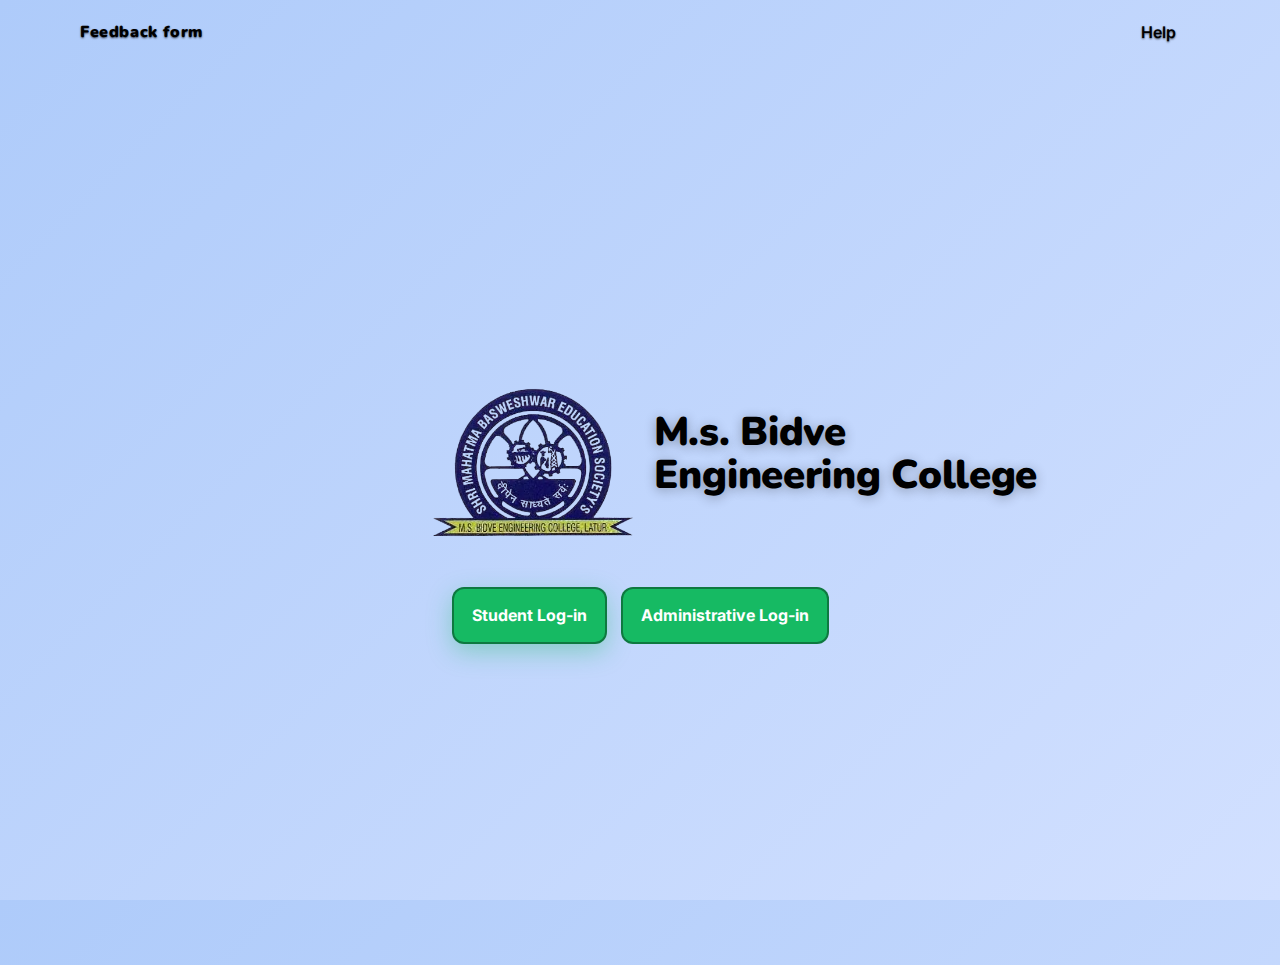
<file: index.html>
<!DOCTYPE html>
<html lang="en">

<head>
    <meta charset="utf-8" />
    <meta name="viewport" content="width=device-width, initial-scale=1" />
    <title>Happy Tools — Tools for teams with work to do</title>
    <link rel="preconnect" href="https://fonts.googleapis.com">
    <link rel="preconnect" href="https://fonts.gstatic.com" crossorigin>
    <link href="https://fonts.googleapis.com/css2?family=Inter:wght@400;600;800&family=Nunito:wght@800;900&display=swap"
        rel="stylesheet">
    <link rel="stylesheet" href="style.css" />
</head>

<body>
    <header class="site-header">
        <div class="container header-inner">
            <a class="form" href="#">
                <span class="text">Feedback form</span>
            </a>
            <nav class="nav">
                <ul id="menu" class="nav-list">
                    <li><a href="#">Help</a></li>
                </ul>
            </nav>
        </div>
    </header>
    <main>
        <section class="hero">
            <div class="container hero-inner">
                <h1 class="hero-title">
                    <img src="clg_logo.png" alt="Logo"><br />
                    M.s. Bidve<br />
                    Engineering College
                </h1>
                <div class="cta">
                    <a class="btn btn-primary" href="student.html">Student Log-in</a>
                    <a class="btn btn-secondary" href="administrative.html">Administrative Log-in</a>
                </div>
            </div>
        </section>
    </main>
</body>

</html>
</file>
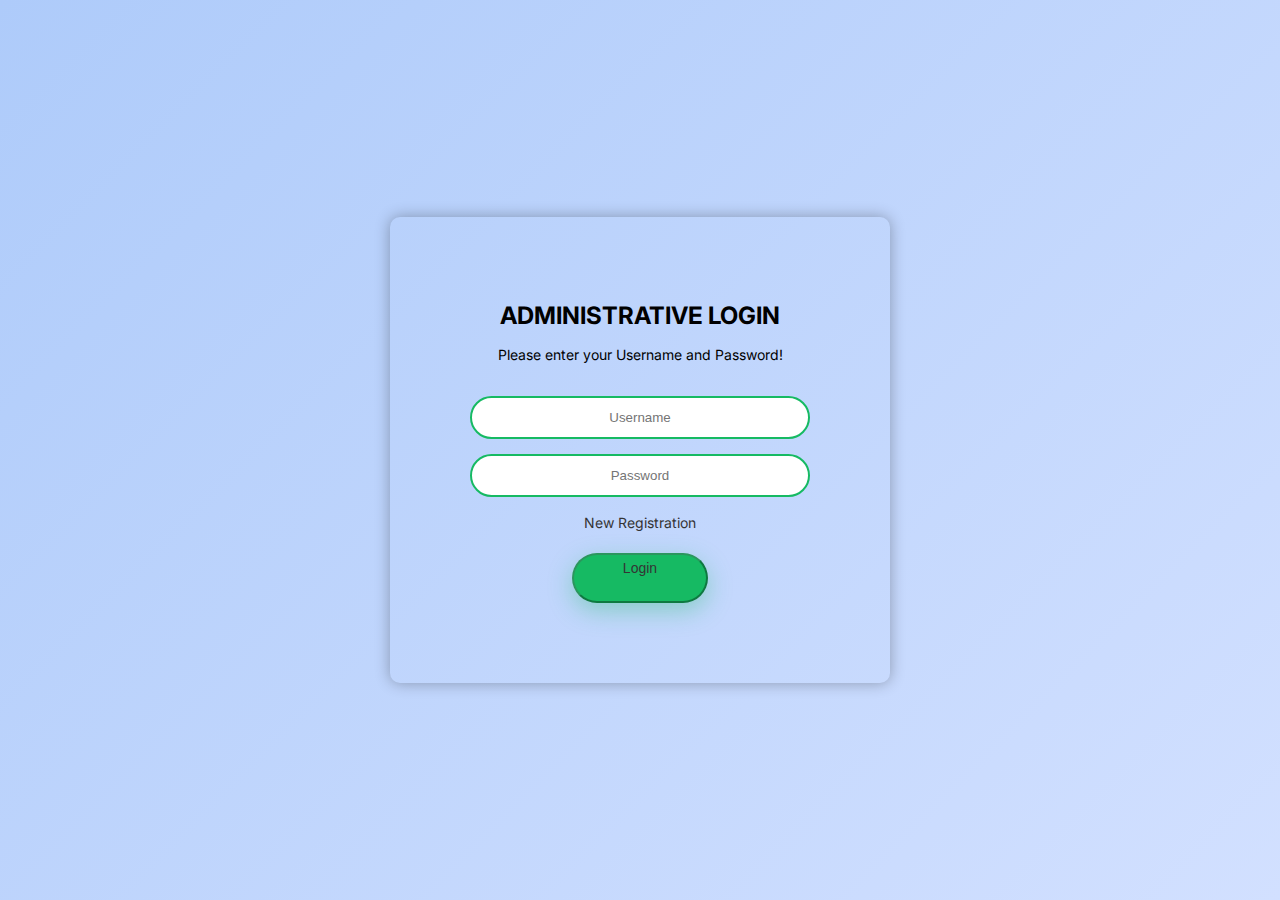
<file: administrative.html>
<!DOCTYPE html>
<html lang="en">

<head>
  <meta charset="UTF-8">
  <meta name="viewport" content="width=device-width, initial-scale=1.0">
  <title>Login Page</title>
  <link rel="preconnect" href="https://fonts.googleapis.com">
  <link rel="preconnect" href="https://fonts.gstatic.com" crossorigin>
  <link href="https://fonts.googleapis.com/css2?family=Inter:wght@400;600;800&family=Nunito:wght@800;900&display=swap"
    rel="stylesheet">
  <link rel="stylesheet" href="administrative.css">

</head>

<body>

  <div class="login-container">
    <h2>ADMINISTRATIVE LOGIN</h2>
    <p id="instruction">Please enter your Username and Password!</p>

    <input class="inp" type="text" placeholder="Username">
    <input class="inp" type="password" placeholder="Password">

    <a href="#">New Registration</a>
    <button class="cta"><a href="Teachers_result.html">Login</a></button>


  </div>

  <script src="administrative.js"></script>
</body>

</html>
</file>
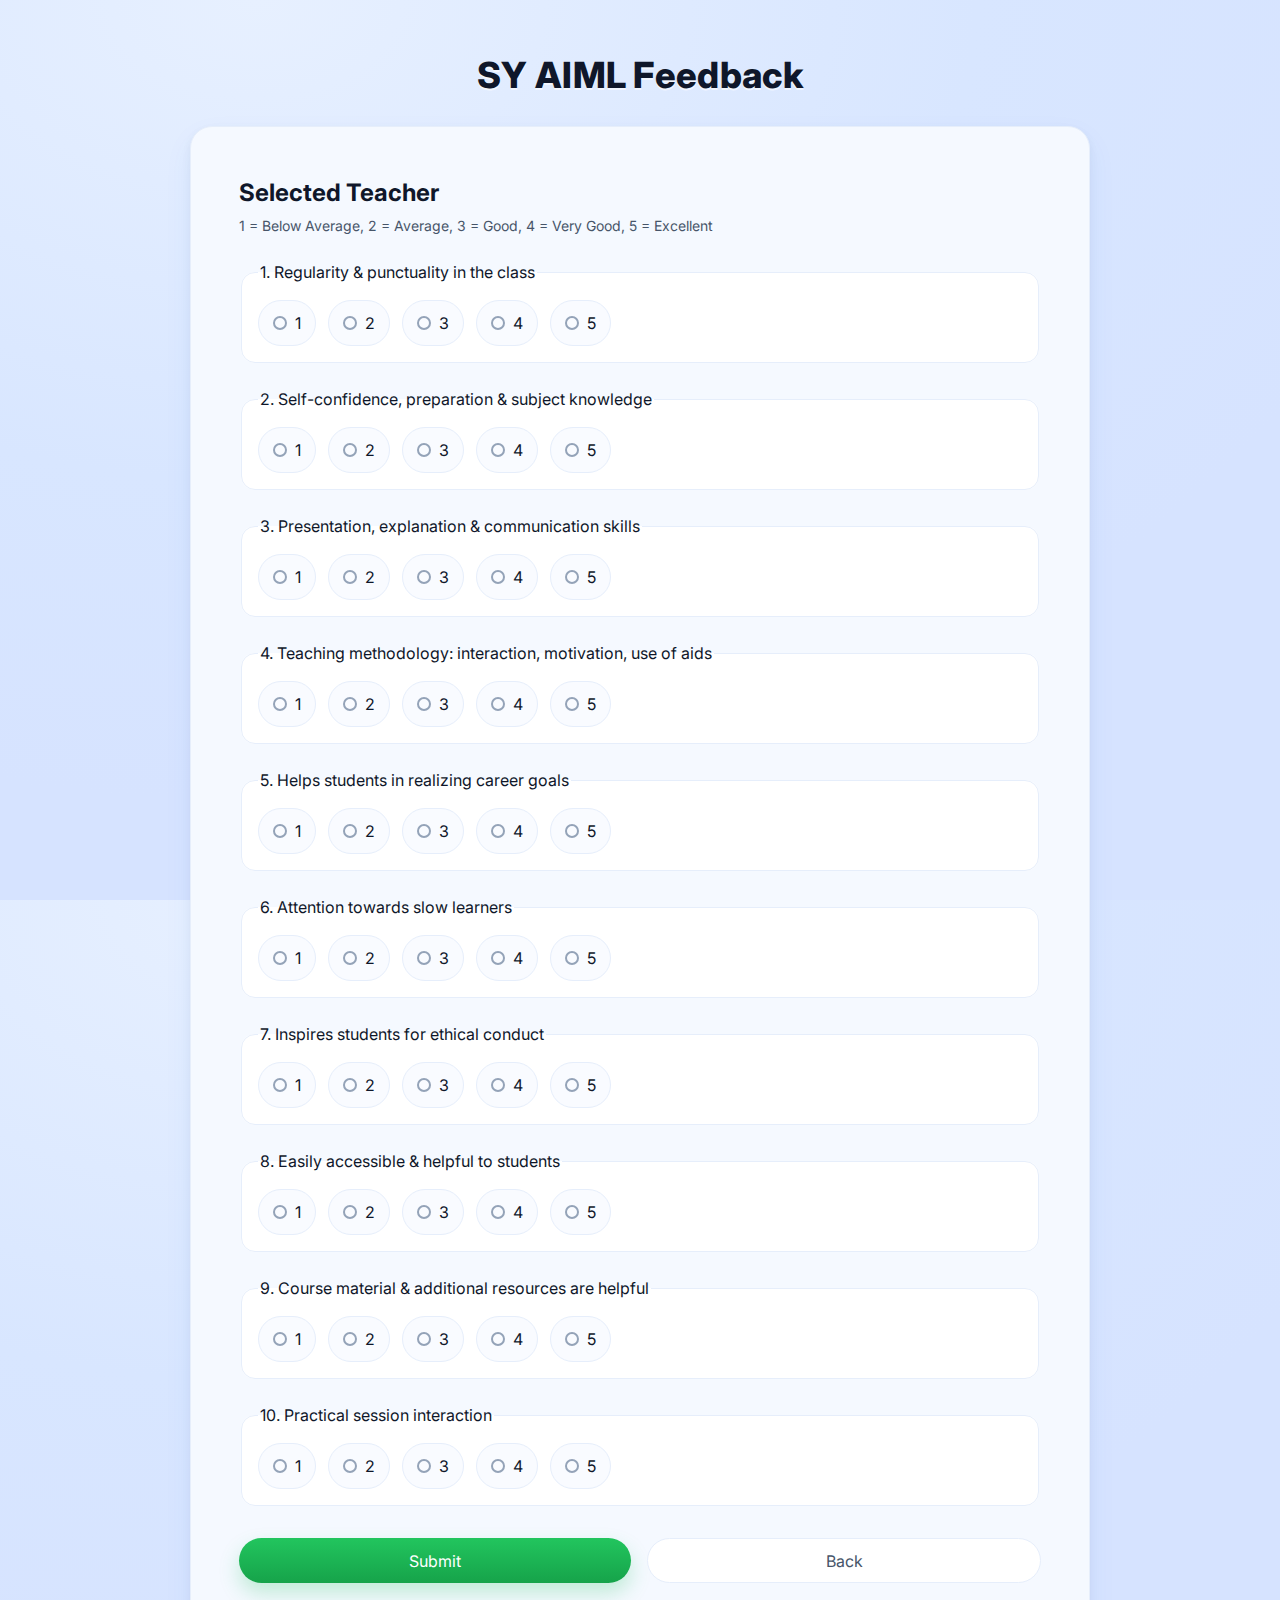
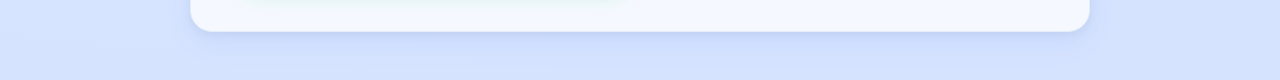
<file: feedback_ques.html>
<!doctype html>
<html lang="en">

<head>
    <meta charset="utf-8" />
    <meta name="viewport" content="width=device-width, initial-scale=1" />
    <title>Teacher Feedback</title>
    <link rel="preconnect" href="https://fonts.googleapis.com">
    <link rel="preconnect" href="https://fonts.gstatic.com" crossorigin>
    <link href="https://fonts.googleapis.com/css2?family=Inter:wght@400;500;600;700&display=swap" rel="stylesheet">
    <link rel="stylesheet" href="feedback_ques.css" />
</head>

<body>
    <header class="site-header">
        <div class="container">
            <h1 class="brand">SY AIML Feedback</h1>
        </div>
    </header>

    <main class="site-main">
        <div class="container">
            <section class="card" aria-labelledby="page-title">
                <header class="card__header">
                    <h2 id="page-title" class="card__title">
                        <span id="teacherName">Selected Teacher</span>
                    </h2>
                    <p class="card__subtitle">
                        1 = Below Average, 2 = Average, 3 = Good, 4 = Very Good, 5 = Excellent
                    </p>
                </header>

                <form id="ratings_form" novalidate>
                    <!-- Reusable question row: 10 items -->
                    <fieldset class="question">
                        <legend class="question-text">1. Regularity &amp; punctuality in the class</legend>
                        <div class="ratings" role="radiogroup" aria-label="Regularity and punctuality">
                            <label><input type="radio" name="q1" value="1"><span>1</span></label>
                            <label><input type="radio" name="q1" value="2"><span>2</span></label>
                            <label><input type="radio" name="q1" value="3"><span>3</span></label>
                            <label><input type="radio" name="q1" value="4"><span>4</span></label>
                            <label><input type="radio" name="q1" value="5"><span>5</span></label>
                        </div>
                    </fieldset>

                    <fieldset class="question">
                        <legend class="question-text">2. Self-confidence, preparation &amp; subject knowledge</legend>
                        <div class="ratings" role="radiogroup" aria-label="Preparation and knowledge">
                            <label><input type="radio" name="q2" value="1"><span>1</span></label>
                            <label><input type="radio" name="q2" value="2"><span>2</span></label>
                            <label><input type="radio" name="q2" value="3"><span>3</span></label>
                            <label><input type="radio" name="q2" value="4"><span>4</span></label>
                            <label><input type="radio" name="q2" value="5"><span>5</span></label>
                        </div>
                    </fieldset>

                    <fieldset class="question">
                        <legend class="question-text">3. Presentation, explanation &amp; communication skills</legend>
                        <div class="ratings" role="radiogroup" aria-label="Presentation and communication">
                            <label><input type="radio" name="q3" value="1"><span>1</span></label>
                            <label><input type="radio" name="q3" value="2"><span>2</span></label>
                            <label><input type="radio" name="q3" value="3"><span>3</span></label>
                            <label><input type="radio" name="q3" value="4"><span>4</span></label>
                            <label><input type="radio" name="q3" value="5"><span>5</span></label>
                        </div>
                    </fieldset>

                    <fieldset class="question">
                        <legend class="question-text">4. Teaching methodology: interaction, motivation, use of aids
                        </legend>
                        <div class="ratings" role="radiogroup" aria-label="Teaching methodology">
                            <label><input type="radio" name="q4" value="1"><span>1</span></label>
                            <label><input type="radio" name="q4" value="2"><span>2</span></label>
                            <label><input type="radio" name="q4" value="3"><span>3</span></label>
                            <label><input type="radio" name="q4" value="4"><span>4</span></label>
                            <label><input type="radio" name="q4" value="5"><span>5</span></label>
                        </div>
                    </fieldset>

                    <fieldset class="question">
                        <legend class="question-text">5. Helps students in realizing career goals</legend>
                        <div class="ratings" role="radiogroup" aria-label="Career guidance">
                            <label><input type="radio" name="q5" value="1"><span>1</span></label>
                            <label><input type="radio" name="q5" value="2"><span>2</span></label>
                            <label><input type="radio" name="q5" value="3"><span>3</span></label>
                            <label><input type="radio" name="q5" value="4"><span>4</span></label>
                            <label><input type="radio" name="q5" value="5"><span>5</span></label>
                        </div>
                    </fieldset>

                    <fieldset class="question">
                        <legend class="question-text">6. Attention towards slow learners</legend>
                        <div class="ratings" role="radiogroup" aria-label="Support for slow learners">
                            <label><input type="radio" name="q6" value="1"><span>1</span></label>
                            <label><input type="radio" name="q6" value="2"><span>2</span></label>
                            <label><input type="radio" name="q6" value="3"><span>3</span></label>
                            <label><input type="radio" name="q6" value="4"><span>4</span></label>
                            <label><input type="radio" name="q6" value="5"><span>5</span></label>
                        </div>
                    </fieldset>

                    <fieldset class="question">
                        <legend class="question-text">7. Inspires students for ethical conduct</legend>
                        <div class="ratings" role="radiogroup" aria-label="Ethical conduct">
                            <label><input type="radio" name="q7" value="1"><span>1</span></label>
                            <label><input type="radio" name="q7" value="2"><span>2</span></label>
                            <label><input type="radio" name="q7" value="3"><span>3</span></label>
                            <label><input type="radio" name="q7" value="4"><span>4</span></label>
                            <label><input type="radio" name="q7" value="5"><span>5</span></label>
                        </div>
                    </fieldset>

                    <fieldset class="question">
                        <legend class="question-text">8. Easily accessible &amp; helpful to students</legend>
                        <div class="ratings" role="radiogroup" aria-label="Accessibility and helpfulness">
                            <label><input type="radio" name="q8" value="1"><span>1</span></label>
                            <label><input type="radio" name="q8" value="2"><span>2</span></label>
                            <label><input type="radio" name="q8" value="3"><span>3</span></label>
                            <label><input type="radio" name="q8" value="4"><span>4</span></label>
                            <label><input type="radio" name="q8" value="5"><span>5</span></label>
                        </div>
                    </fieldset>

                    <fieldset class="question">
                        <legend class="question-text">9. Course material &amp; additional resources are helpful</legend>
                        <div class="ratings" role="radiogroup" aria-label="Course materials helpfulness">
                            <label><input type="radio" name="q9" value="1"><span>1</span></label>
                            <label><input type="radio" name="q9" value="2"><span>2</span></label>
                            <label><input type="radio" name="q9" value="3"><span>3</span></label>
                            <label><input type="radio" name="q9" value="4"><span>4</span></label>
                            <label><input type="radio" name="q9" value="5"><span>5</span></label>
                        </div>
                    </fieldset>

                    <fieldset class="question">
                        <legend class="question-text">10. Practical session interaction</legend>
                        <div class="ratings" role="radiogroup" aria-label="Practical session interaction">
                            <label><input type="radio" name="q10" value="1"><span>1</span></label>
                            <label><input type="radio" name="q10" value="2"><span>2</span></label>
                            <label><input type="radio" name="q10" value="3"><span>3</span></label>
                            <label><input type="radio" name="q10" value="4"><span>4</span></label>
                            <label><input type="radio" name="q10" value="5"><span>5</span></label>
                        </div>
                    </fieldset>

                    <div class="form-actions">
                        <button type="submit" id="submit-btn" class="btn btn-primary cta">Submit</button>
                        <button type="button" id="cancel-btn" class="btn btn-ghost cta"><a
                                href="select_teacher.html">Back</a></button>
                    </div>
                </form>
            </section>
        </div>
    </main>

    <script src="feedback_ques.js"></script>
</body>

</html>
</file>
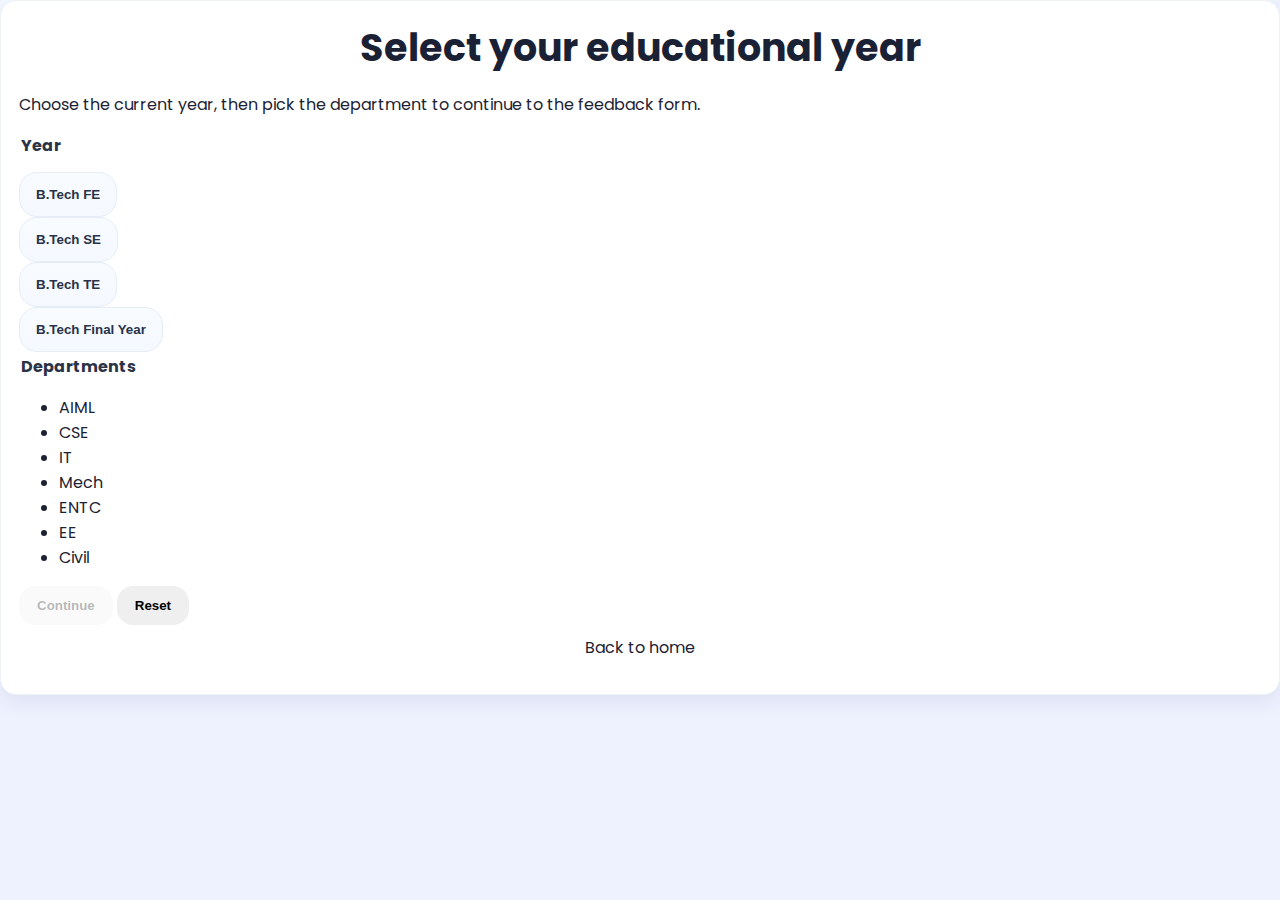
<file: select.html>
<!DOCTYPE html>
<html lang="en">
<head>
  <meta charset="UTF-8" />
  <meta name="viewport" content="width=device-width, initial-scale=1" />
  <title>Select Year & Branch</title>
  <link rel="preconnect" href="https://fonts.googleapis.com">
  <link rel="preconnect" href="https://fonts.gstatic.com" crossorigin>
  <link href="https://fonts.googleapis.com/css2?family=Poppins:wght@400;600;700&display=swap" rel="stylesheet">
  <link rel="stylesheet" href="select.css" />
</head>
<body>
  <main class="card" role="main" aria-label="Select educational year">
    <h1 class="title">Select your educational year</h1>
    <p class="subtitle">Choose the current year, then pick the department to continue to the feedback form.</p>

    <section class="row">
      <div class="panel" aria-labelledby="year-head">
        <h3 id="year-head">Year</h3>
        <div class="year-grid cta">
          <button class="pill is-primary" data-year="FE">B.Tech FE</button>
          <button class="pill" data-year="SE">B.Tech SE</button>
          <button class="pill" data-year="TE">B.Tech TE</button>
          <button class="pill" data-year="BE">B.Tech Final Year</button>
        </div>
      </div>

      <div class="panel" aria-labelledby="dept-head">
        <h3 id="dept-head">Departments</h3>
        <ul class="dept-list cta" id="deptList">
          <li class="dept-item" data-dept="AIML"><span class="dot"></span><span>AIML</span></li>
          <li class="dept-item" data-dept="CSE"><span class="dot"></span><span>CSE</span></li>
          <li class="dept-item" data-dept="IT"><span class="dot"></span><span>IT</span></li>
          <li class="dept-item" data-dept="MECH"><span class="dot"></span><span>Mech</span></li>
          <li class="dept-item" data-dept="ENTC"><span class="dot"></span><span>ENTC</span></li>
          <li class="dept-item" data-dept="EE"><span class="dot"></span><span>EE</span></li>
          <li class="dept-item" data-dept="CIVIL"><span class="dot"></span><span>Civil</span></li>
        </ul>
      </div>
    </section>

    <div class="footer cta">
      <button class="btn" id="continueBtn" disabled>Continue</button>
      <button class="btn secondary" id="resetBtn">Reset</button>
    </div>
    <p style="text-align:center;margin-top:10px;"><a class="reset" href="index.html">Back to home</a></p>
  </main>

  <script src="select.js"></script>
</body>
</html>
</file>
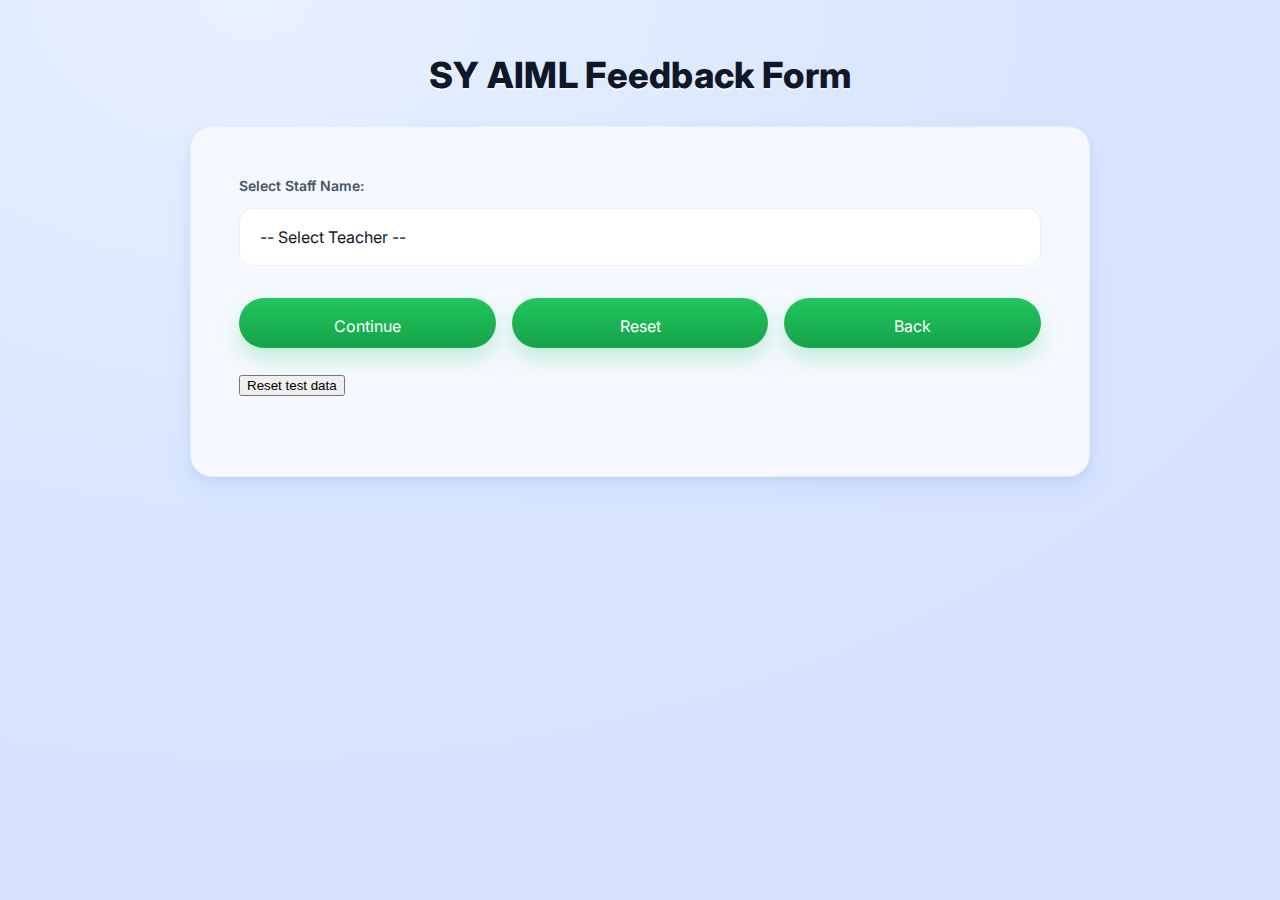
<file: select_teacher.html>
<!DOCTYPE html>
<html lang="en">

<head>
    <meta charset="UTF-8" />
    <meta name="viewport" content="width=device-width, initial-scale=1.0" />
    <link rel="preconnect" href="https://fonts.googleapis.com">
    <link rel="preconnect" href="https://fonts.gstatic.com" crossorigin>
    <link href="https://fonts.googleapis.com/css2?family=Inter:wght@400;600;800&family=Nunito:wght@800;900&display=swap"
        rel="stylesheet">
    <title>SY AIML Feedback Form</title>
    <link rel="stylesheet" href="select_teacher.css" />
</head>

<body>
    <div class="header-left">
        <h1>SY AIML Feedback Form</h1>
    </div>

    <div class="container">
        <label for="teacherSelect">Select Staff Name:</label>
        <select id="teacherSelect" onchange="loadFeedbackForm()">
            <option value="" selected disabled hidden>-- Select Teacher --</option>
            <!-- Add more teachers and files here -->
            <option value="feedback_ques.html">ABC Sir</option>     <!-- Example -->
            <option value="feedback_ques.html">DEF Ma'am</option>   <!-- Example -->
            <option value="feedback_ques.html">GHI Sir</option>     <!-- Example -->
            <option value="feedback_ques.html">JKL Ma'am</option>   <!-- Example -->
        </select>

        <div class="form-actions">
            <button type="submit" class="btn btn-primary cta" id="continueBtn"><a href="feedback_ques.html">Continue</a></button>
            <button type="reset" class="btn btn-sec reset cta" id="resetBtn">Reset</button>
            <button class="btn btn-ter cta" id="backBtn"><a href="select.html">Back</a></button>
            
        </div>
            <br>
<button id="reset-test" type="button" class="cta">Reset test data</button>
        <div id="output"></div>
    </div>

    <script src="select_teacher.js">
    </script>
</body>

</html>
</file>
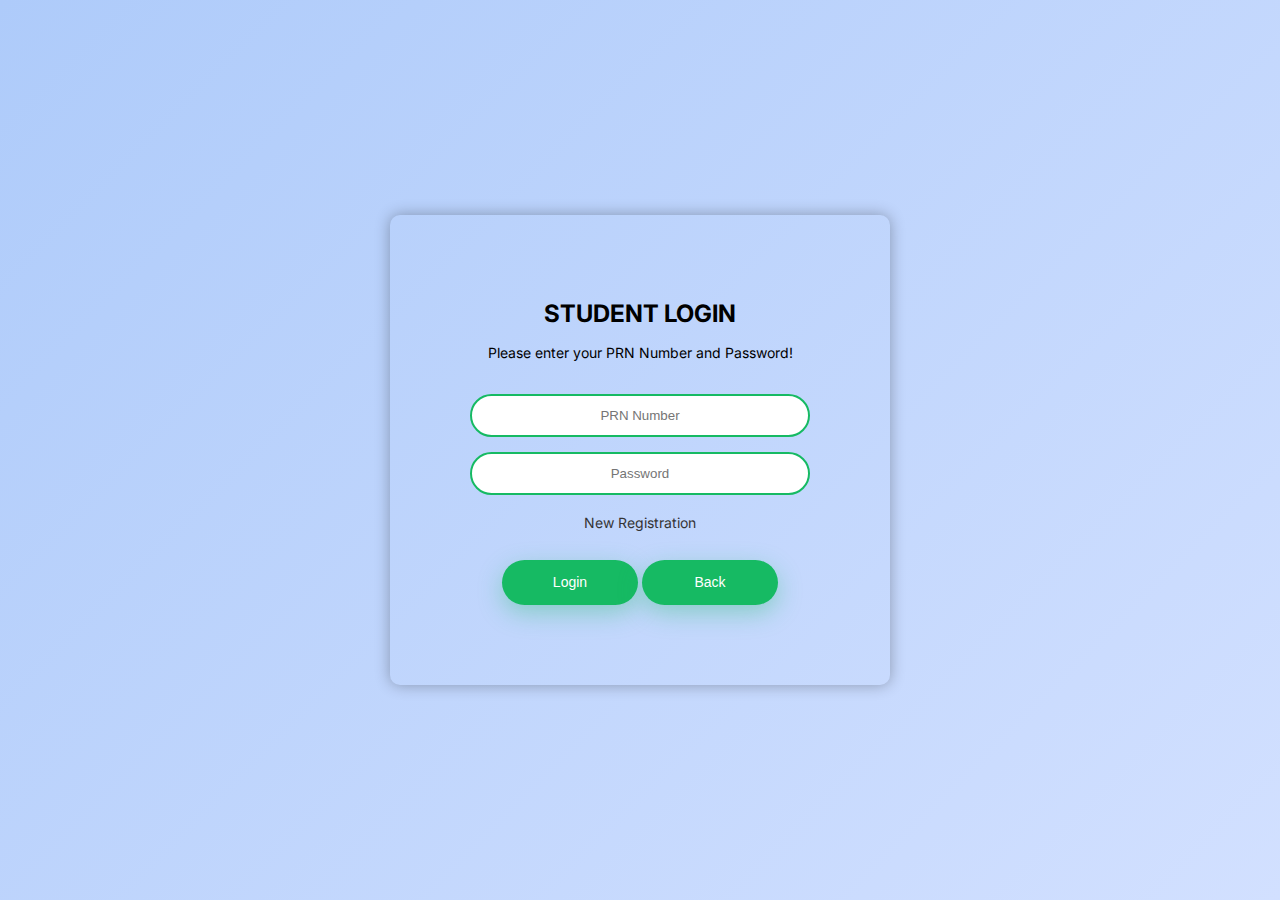
<file: student.html>
<!DOCTYPE html>
<html lang="en">

<head>
  <meta charset="UTF-8">
  <meta name="viewport" content="width=device-width, initial-scale=1.0">
  <title>Login Page</title>
  <link rel="preconnect" href="https://fonts.googleapis.com">
  <link rel="preconnect" href="https://fonts.gstatic.com" crossorigin>
  <link href="https://fonts.googleapis.com/css2?family=Inter:wght@400;600;800&family=Nunito:wght@800;900&display=swap"
    rel="stylesheet">
  <link rel="stylesheet" href="student.css">

</head>

<body>

  <div class="login-container">
    <h2>STUDENT LOGIN</h2>
    <p>Please enter your PRN Number and Password!</p>
    <input class="inp" type="text" placeholder="PRN Number">
    <input class="inp" type="password" placeholder="Password">
    <a id="new-reg" href="#">New Registration</a>
    <br>
    <br>
    <button class="cta"><a href="select.html">Login</a></button>
    <button class="cta"><a href="index.html">Back</a></button>
  </div>

  <script src="student.js"></script>
</body>

</html>
</file>
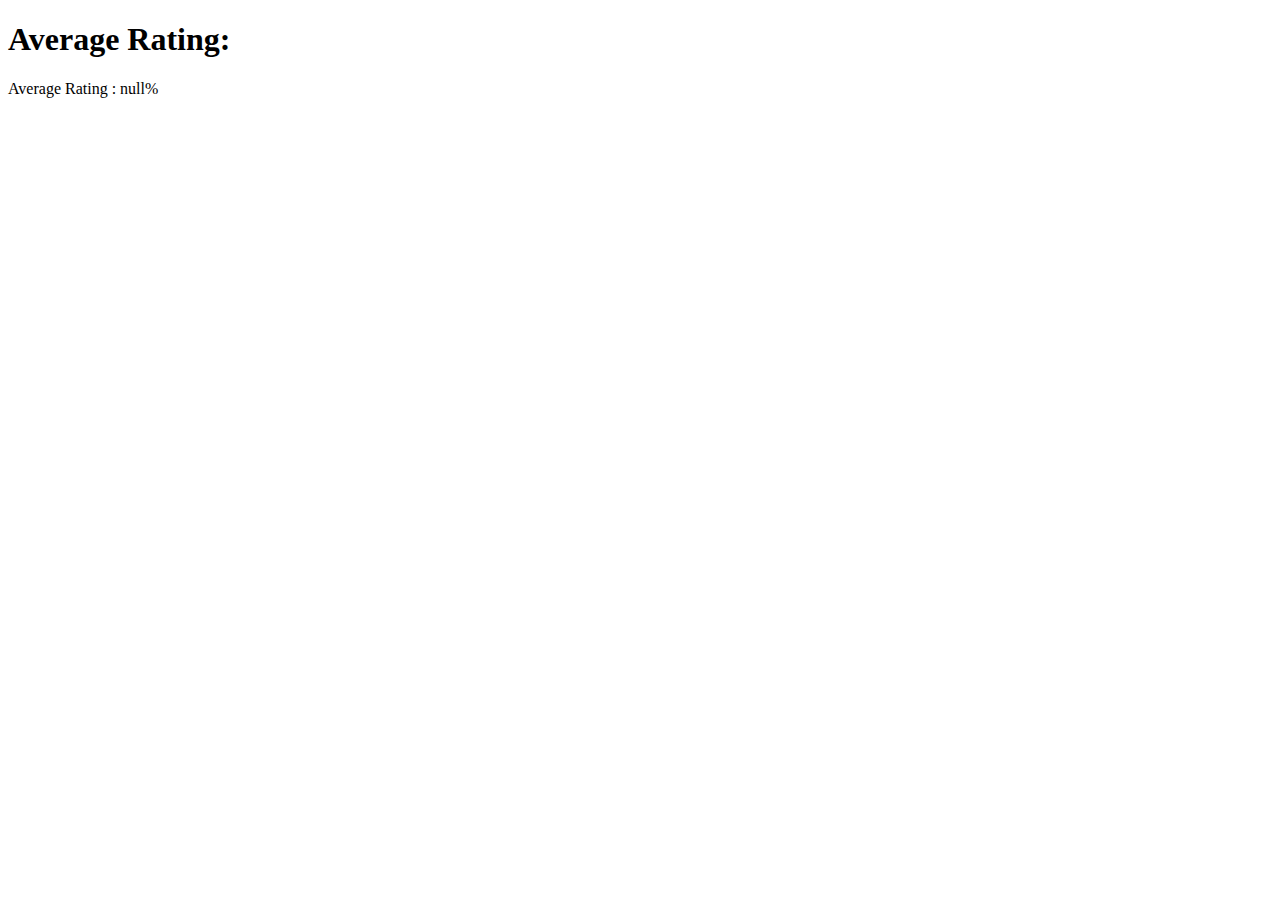
<file: Teachers_result.html>
<!DOCTYPE html>
<html>
<head>
  <title>Result</title>
</head>
<body>
  <h1>Average Rating:</h1>
  <p id="avg-rating"></p>

  <script>
    const avgRating = localStorage.getItem('avgRating');
    document.getElementById('avg-rating').innerHTML = `Average Rating : ${avgRating}%`;
  </script>
</body>
</html>
</file>
<file: style.css>
:root {
  --brand: #16ba63;
}

/* ========= Base ========= */
* { box-sizing: border-box; }

html, body {
  height: 100%;
  /* Sky Breeze Background */
  background: linear-gradient(135deg, #AECBFA, #D2E0FF);
}

body {
  margin: 0;
  font-family: Inter, system-ui, -apple-system, Segoe UI, Roboto, Arial, sans-serif;
  line-height: 1.55;
  -webkit-font-smoothing: antialiased;
  text-rendering: optimizeLegibility;
  color: #000000;
}

.container {
  width: min(1120px, 92vw);
  margin-inline: auto;
}

/* ========= Header ========= */
.site-header {
  position: relative;
  z-index: 2;
  background: transparent;
}

.header-inner {
  display: grid;
  grid-template-columns: auto 1fr auto;
  align-items: center;
  gap: 24px;
  padding: 20px 0;
}

.form {
  display: inline-flex;
  align-items: center;
  gap: 10px;
  text-decoration: none;
  color: #000000;
  font-weight: 700;
  letter-spacing: .6px;
  text-shadow: 0 1px 2px rgba(0, 0, 0, .6);
}

.text {
  font-family: Nunito, Inter, sans-serif;
  font-weight: 900;
}

/* ========= Nav ========= */
.nav { /* container present in HTML */ }

#menu { justify-content: end; }

.nav-list {
  list-style: none;
  display: flex;
  gap: 28px;
  margin: 0;
  padding: 0;
}

.nav-list a {
  text-decoration: none;
  color: #000000;
  font-weight: 600;
  text-shadow: 0 1px 2px rgba(0, 0, 0, .6);
}

.nav-list a:hover { opacity: .85; }

/* ========= Hero ========= */
.hero {
  position: relative;
  padding: 48px 0 84px;
  min-height: 100dvh;
  display: flex;
  align-items: center;
  justify-content: center;
}

.hero-inner {
  position: relative;
  z-index: 1;
  text-align: left;
}

.hero-title {
  width: 100%;
  font-family: Nunito, Inter, sans-serif;
  font-weight: 900;
  /* font-size: clamp(40px, 6vw, 64px); */
  font-size: 40px;
  line-height: 1.06;
  letter-spacing: -.3px;
  margin: 12px 0 18px;
  color: #000000;
  text-shadow: 0 2px 12px rgba(0, 0, 0, .30);
  display: flex;
  justify-content: center;
  align-items: center;
}

img {
  height: 150px;
  margin: 60px 20px 0;
  /* object-fit: cover; */
  flex-shrink: 0;
  flex-wrap: nowrap;
  padding-left: 15%;
}

/* ========= Buttons ========= */
.cta {
  display: flex;
  gap: 14px;
  align-items: center;
  justify-content: center;
  margin: 50px 0 34px;
}

.btn {
  display: inline-flex;
  align-items: center;
  justify-content: center;
  padding: 14px 18px;
  border-radius: 12px;
  text-decoration: none;
  font-weight: 700;
  border: 2px solid transparent;
  transition: transform .06s ease, filter .2s ease, background .2s ease;
}

.btn:active { transform: translateY(1px); }

.btn-primary {
  background: var(--brand);
  border-color: rgba(0, 0, 0, 0.35);
  color: #ffffff;
  box-shadow: 0 8px 24px rgba(22, 186, 99, .35);
  align-items: center;
}

.btn-primary:hover { filter: brightness(.90); }

.btn-secondary {
  background: transparent;
  color: #ffffff;
  border-color: rgba(0, 0, 0, 0.35);
  border-style: solid;
  background-color: #16ba63;
}

.btn-secondary:hover {
  background: rgba(2px, 2px, 2px, 0.06);
  filter: brightness(.90);
}

/* ========= Responsive ========= */
@media (max-width: 520px) {
  .cta { flex-wrap: wrap; }
}
</file>
<file: administrative.css>
* {
  margin: 0;
  padding: 0;
  box-sizing: border-box;
  /* font-family: 'Segoe UI', Tahoma, Geneva, Verdana, sans-serif; */
}

body {
  background-color: white;
  height: 100vh;
  display: flex;
  justify-content: center;
  align-items: center;
  /* background: linear-gradient(to right, #ff416c, #6a82fb);  */
  /* Sky Breeze Background */
  background: linear-gradient(135deg, #AECBFA, #D2E0FF);
  /* font  */
  margin: 0;
    font-family: Inter, system-ui, -apple-system, Segoe UI, Roboto, Arial, sans-serif;
    line-height: 1.55;
    -webkit-font-smoothing: antialiased;
    text-rendering: optimizeLegibility;
    color: #000000;
}

.login-container {
  background: transparent;
  padding: 80px;
  border-radius: 10px;
  width: 500px;
  text-align: center;
  box-shadow: 0 0 15px rgba(0, 0, 0, 0.3);
}

.login-container h2 {
  color: black;
  margin-bottom: 10px;
}

#instruction {
  color: #000000;
  font-size: 14px;
  margin-bottom: 30px;
}

.inp {
  width: 100%;
  padding: 12px;
  margin-bottom: 15px;
  background-color: white;
  border: 2px solid #16ba63;
  border-radius: 25px;
  color: black;
  text-align: center;
  outline: none;
  transition: border-color 0.3s;
}

/* .inp:focus {
  border-color: #00ffaa;
} */

.login-container a {
  display: block;
  margin-bottom: 20px;
  color: rgb(52, 52, 52);
  font-size: 14px;
  text-decoration: none;
}

button {
  height: 50px;
  width: 40%;
  padding: 12px;
  border-color: rgba(0, 0, 0, 0.35);
  box-shadow: 0 8px 24px rgba(22, 186, 99, .35);
  border-radius: 25px;
  background: #16BA63;
  color: black;
  cursor: pointer;
  transition: background 0.3s;
  display: inline-flex;
  justify-content: center;
  align-items: center;
}

button:hover {
  filter: brightness(.90);
  color: black;
}

button:active {
  transform: translateY(1px);
}

.social-icons {
  margin-top: 25px;
}

.social-icons i {
  color: #fff;
  margin: 0 10px;
  font-size: 18px;
  cursor: pointer;
  transition: color 0.3s;
}

/* small screens */
@media (max-width:520px) {
  .cta {
    flex-wrap: wrap
  }
}
</file>
<file: feedback_ques.css>
:root {
    --page-bg-start: #e7f0ff;
    --page-bg-end: #d8e6ff;
    --card: #f5f9ff;
    --text: #0f172a;
    --muted: #475569;
    --border: #e6eefb;
    --ring: #7cc4ff;

    --primary: #22c55e;
    --primary-600: #16a34a;
    --primary-glow: 0 10px 20px rgba(34, 197, 94, .25);

    --radius-card: 22px;
    --radius-field: 14px;

    --s1: 4px;
    --s2: 8px;
    --s3: 12px;
    --s4: 16px;
    --s5: 20px;
    --s6: 24px;
    --s8: 32px;
    --s10: 40px;
    --s12: 48px;
    --h1: clamp(26px, 3.2vw, 36px);
    --h2: clamp(18px, 2.2vw, 24px);
    --label: 14px;
}

* {
    box-sizing: border-box
}

html,
body {
    height: 100%
}

body {
    margin: 0;
    color: var(--text);
    font-family: Inter, system-ui, -apple-system, Segoe UI, Roboto, Arial, sans-serif;
    line-height: 1.5;
    background: radial-gradient(1200px 800px at 20% 0%, var(--page-bg-start) 0%, var(--page-bg-end) 60%, #d6e3ff 100%);
}

.container {
    width: min(900px, 92vw);
    margin-inline: auto
}

.site-header {
    text-align: center;
    padding: clamp(var(--s8), 5vw, var(--s12)) 0 var(--s6);
}

.brand {
    margin: 0;
    font-size: var(--h1);
    font-weight: 800;
    letter-spacing: .3px;
    text-shadow: 0 2px 0 rgba(255, 255, 255, .6);
}

.site-main {
    padding-bottom: var(--s12)
}

.card {
    background: var(--card);
    border: 1px solid var(--border);
    border-radius: var(--radius-card);
    box-shadow: 0 12px 30px rgba(21, 94, 239, 0.06), 0 4px 10px rgba(15, 23, 42, 0.05);
    padding: clamp(var(--s8), 4vw, var(--s12));
}

.card__header {
    margin-bottom: var(--s6)
}

.card__title {
    font-size: var(--h2);
    margin: 0 0 var(--s1)
}

.card__subtitle {
    margin: 0;
    color: var(--muted);
    font-size: var(--label)
}

/* Form layout */
#ratings_form {
    display: grid;
    gap: var(--s6)
}

.question {
    display: grid;
    gap: var(--s3);
    padding: var(--s4);
    border: 1px solid var(--border);
    border-radius: var(--radius-field);
    background: #ffffff;
}

@media (min-width: 760px) {
    .question {
        grid-template-columns: 1.2fr 1fr;
        align-items: center
    }
}

.question-text {
    font-size: 16px;
    margin: 0
}

/* Ratings as pill radios */
.ratings {
    display: flex;
    gap: var(--s3);
    flex-wrap: wrap;
    align-items: center;
}

.ratings label {
    display: inline-flex;
    align-items: center;
    gap: var(--s2);
    padding: 10px 14px;
    border: 1px solid var(--border);
    border-radius: 999px;
    background: #f9fbff;
    cursor: pointer;
    transition: background .2s, border-color .2s, box-shadow .2s, transform .04s;
}

.ratings input[type="radio"] {
    appearance: none;
    width: 14px;
    height: 14px;
    border-radius: 50%;
    border: 2px solid #94a3b8;
    /* slate-400 */
    outline: none;
    margin: 0;
    display: inline-block;
    position: relative;
}

.ratings input[type="radio"]:checked {
    border-color: var(--primary);
    background: radial-gradient(circle at 50% 50%, var(--primary) 0 45%, transparent 46% 100%);
}

.ratings label:hover {
    background: #f3f7ff
}

/* Keyboard focus */
.ratings input[type="radio"]:focus-visible {
    box-shadow: 0 0 0 4px rgba(124, 196, 255, .35);
}

/* Actions */
.form-actions {
    display: flex;
    gap: var(--s4);
    align-items: center;
    justify-content: flex-start;
    margin-top: var(--s2);
}

a {
    text-decoration: none;
    color: inherit;
}

.btn {
    height: 45px;
    width: 100%;
    display: flex;
    align-items: center;
    justify-content: center;
    font: inherit;
    border: 0;
    border-radius: 50px;
    padding: var(--s4) var(--s8);
    cursor: pointer;
    transition: transform .06s ease, box-shadow .2s ease, background .2s ease;
}

.btn-primary {
    color: #fff;
    background: linear-gradient(180deg, var(--primary), var(--primary-600));
    box-shadow: var(--primary-glow);
}

.btn-primary:hover {
    transform: translateY(-1px)
}

.btn-primary:active {
    transform: translateY(0)
}

.btn-ghost {
    color: var(--muted);
    background: #ffffff;
    border: 1px solid var(--border);
}

.btn-ghost:hover {
    background: #f7fbff
}
</file>
<file: select.css>
/* ---------- Base ---------- */
* { box-sizing: border-box; }
html, body { height: 100%; }
body {
  margin: 0;
  font-family: 'Poppins', system-ui, -apple-system, Segoe UI, Roboto, Arial, sans-serif;
  color: #1c2233;
  /* soft bluish background */
  background:
    radial-gradient(900px 600px at 18% -10%, #eef5ff 0%, #f3f8ff 40%, #ecfbf3 72%, #eef2ff 100%);
}

/* ---------- Outer frame (glass card) ---------- */
.frame {
  /* max-width: 1120px; */
  width: min(900px, 92vw);
  margin: 28px auto;
  padding: 28px 28px 36px;
  background: rgba(255,255,255,0.65);
  border: 1px solid rgba(255,255,255,0.55);
  border-radius: 20px;
  backdrop-filter: blur(12px);
  box-shadow: 0 10px 28px rgba(30, 64, 110, 0.15);
}

/* ---------- Header ---------- */
h1 {
  margin: 0;
  text-align: center;
  font-weight: 700;
  font-size: 38px;
  color: #1b2135;
}
.lead {
  text-align: center;
  margin: 8px 0 22px;
  color: #6f7a90;
  font-size: 15px;
}

/* ---------- Two columns ---------- */
.grid {
  display: grid;
  grid-template-columns: 1fr 1fr;
  gap: 24px;
}

/* ---------- Inner white cards ---------- */
.card {
  background: #fff;
  border: 1px solid #eef2f7;
  border-radius: 16px;
  padding: 18px;
  box-shadow: 0 8px 18px rgba(36, 57, 104, 0.08);
}
.card h3 {
  margin: 2px 2px 14px;
  font-size: 16px;
  font-weight: 700;
  color: #2b3347;
}

/* ---------- Year pills ---------- */
input[type="radio"] {
  position: absolute;
  left: -9999px;
  opacity: 0;
}
.pills {
  display: grid;
  grid-template-columns: 1fr 1fr;
  gap: 12px 14px;
}
.pill {
  display: flex;
  align-items: center;
  justify-content: center;
  padding: 14px 16px;
  border-radius: 18px;
  border: 1px solid #e6edf6;
  background: linear-gradient(180deg, #f8fbff 0%, #f5f8ff 100%);
  color: #28324a;
  font-weight: 600;
  cursor: pointer;
  transition: transform .15s ease, box-shadow .2s ease, background .2s ease, color .2s ease;
}
.pill:hover {
  transform: translateY(-1px);
  box-shadow: 0 6px 14px rgba(40, 60, 120, 0.08);
}

/* ACTIVE pill state for whichever radio is checked */
#option1:checked ~ .pills label[for="option1"],
#option2:checked ~ .pills label[for="option2"],
#option3:checked ~ .pills label[for="option3"],
#option4:checked ~ .pills label[for="option4"] {
  background: linear-gradient(180deg, #2fe07f 0%, #18c96a 100%);
  color: #ffffff;
  border-color: #20cf74;
  box-shadow: 0 10px 20px rgba(32, 207, 116, 0.36), inset 0 -2px 0 rgba(0,0,0,0.08);
}

/* Base department item (already in your CSS) */
.depts li {
  position: relative;               /* needed for the outline ring */
  display: flex;
  align-items: center;
  gap: 10px;
  padding: 14px 16px;
  border-radius: 12px;
  background: #f8fbff;
  border: 1px solid #e7edf6;
  color: #2b324b;
  font-weight: 600;
  transition: background .2s ease, transform .1s ease, box-shadow .2s ease, border-color .15s ease, outline-color .15s ease;
}

/* Hover border hint */
.depts li:hover {
  background: #f1f8ff;
  transform: translateY(-1px);
  box-shadow: 0 8px 14px rgba(40,60,120,.06);
  border-color: #bdeed3;            /* light green hint */
}

/* Keyboard focus ring (for accessibility) */
.depts li:focus-within {
  outline: 2px solid #6ee7a0;       /* soft green outline */
  outline-offset: 2px;
  border-color: #6ee7a0;
}

/* Click/active state with stronger green border */
.depts li.active {
  border-color: #2ad66f;            /* main green */
  box-shadow: 0 0 0 3px rgba(42,214,111,.18);
  background: #f6fffb;              /* faint mint background */
}

/* Optional: when an <a> inside is focused, reflect on parent too */
.depts li a:focus {
  outline: none;
}
.depts li a:focus-visible {
  outline: 2px solid #6ee7a0;
  border-radius: 8px;
}



/* ---------- Departments list ---------- */
.depts {
  list-style: none;
  margin: 0;
  padding: 0;
  display: grid;
  gap: 12px;
}
.depts li {
  display: flex;
  align-items: center;
  gap: 10px;
  padding: 14px 16px;
  border-radius: 12px;
  background: #f8fbff;
  border: 1px solid #e7edf6;
  color: #2b324b;
  font-weight: 600;
  transition: background .2s ease, transform .1s ease, box-shadow .2s ease;
}
.depts li:hover {
  background: #f1f8ff;
  transform: translateY(-1px);
  box-shadow: 0 8px 14px rgba(40,60,120,.06);
}
.depts li::before {
  content: '';
  width: 10px;
  height: 10px;
  border-radius: 999px;
  background: #23d173;
  box-shadow: 0 0 0 3px rgba(35,209,115,.16);
}
a {
  color: inherit;
  text-decoration: none;
}

/* ---------- Bottom actions ---------- */
.actions {
  display: flex;
  gap: 12px;
  justify-content: center;
  margin-top: 22px;
}
.btn {
  appearance: none;
  border: none;
  border-radius: 16px;
  padding: 12px 18px;
  font-weight: 700;
  cursor: pointer;
  transition: transform .12s ease, box-shadow .2s ease, background .2s ease;
}
.btn-primary {
  background: linear-gradient(180deg, #2fe07f 0%, #18c96a 100%);
  color: #fff;
  box-shadow: 0 10px 18px rgba(24,201,106,.35);
  text-decoration: none;
}
.btn-primary:hover { transform: translateY(-1px); }
.btn-ghost {
  background: #f2f6fb;
  color: #2a344b;
  border: 1px solid #e7edf6;
}
.btn-ghost:hover { background: #eaf2fb; }

.back {
  margin-top: 10px;
  text-align: center;
  color: #6b768a;
  font-size: 13px;
  text-decoration-line: none;
}

/* Base item */
.depts .dot{
  display:flex;
  align-items:center;
  padding:14px 16px;
  border:1px solid rgba(0,0,0,0);     /* start border transparent */
  border-radius:14px;
  background:#f7fbff;
  cursor:pointer;
  transition: border-color .2s, box-shadow .2s, background .2s, transform .05s;
}

/* Hover hint */
.depts .dot:hover{
  background:#f4faff;
}

/* Selected state (match screenshot: green border + subtle glow) */
.depts .dot.dept--active{
  background:#ecfdf5;                 /* minty bg */
  border-color:#86efac;               /* green-300 */
  box-shadow: 0 0 0 3px rgba(134,239,172,.45) inset,
              0 8px 16px rgba(16,185,129,.12);
}

/* ---------- Responsive ---------- */
@media (max-width: 800px) {
  .grid { grid-template-columns: 1fr; }
}
</file>
<file: select_teacher.css>
:root {
    /* Light, soft, neumorphic palette */
    --page-bg-start: #e7f0ff;
    /* soft blue */
    --page-bg-end: #d8e6ff;
    /* slightly darker */
    --card: #f5f9ff;
    /* near‑white card */
    --text: #0f172a;
    /* slate-900 */
    --muted: #475569;
    /* slate-600 */
    --border: #e6eefb;
    /* light border */
    --ring: #7cc4ff;
    /* focus ring */
    --shadow: 0 12px 30px rgba(21, 94, 239, 0.06), 0 4px 10px rgba(15, 23, 42, 0.05);

    /* Green primary to match your other UIs */
    --primary: #22c55e;
    /* green-500 */
    --primary-600: #16a34a;
    /* hover */
    --primary-glow: 0 10px 20px rgba(34, 197, 94, .25);

    /* Radius and spacing scale (8px rhythm) */
    --radius-card: 22px;
    --radius-field: 14px;
    --s1: 4px;
    --s2: 8px;
    --s3: 12px;
    --s4: 16px;
    --s5: 20px;
    --s6: 24px;
    --s8: 32px;
    --s10: 40px;
    --s12: 48px;
    --h1: clamp(26px, 3.2vw, 36px);
    --h2: clamp(18px, 2.2vw, 24px);
    --label: 14px;
}

* {
    box-sizing: border-box
}

html,
body {
    height: 100%
}

body {
    margin: 0;
    color: var(--text);
    font-family: Inter, system-ui, -apple-system, Segoe UI, Roboto, Arial, sans-serif;
    line-height: 1.5;
    background: radial-gradient(1200px 800px at 20% 0%, var(--page-bg-start) 0%, var(--page-bg-end) 60%, #d6e3ff 100%);
    display: flex;
    flex-direction: column;
    align-items: center;
}

/* Top heading aligned with other pages */
.header-left {
    width: 100%;
    text-align: center;
    padding: clamp(var(--s8), 5vw, var(--s12)) 0 var(--s6);
    background: transparent;
}

.header-left h1 {
    margin: 0;
    font-weight: 800;
    font-size: var(--h1);
    letter-spacing: .3px;
    text-shadow: 0 2px 0 rgba(255, 255, 255, .6);
}

/* Card container matching the other screens */
.container {
    width: min(900px, 92vw);
    margin: 0 auto;
    background: var(--card);
    border: 1px solid var(--border);
    border-radius: var(--radius-card);
    box-shadow: var(--shadow);
    padding: clamp(var(--s8), 4vw, var(--s12));
}

/* Inner section padding like your year/department layout */
.container label {
    display: block;
    color: var(--muted);
    font-weight: 600;
    font-size: var(--label);
    margin-bottom: var(--s3);
}

/* Select styled as a soft input with inset/highlight edges */
#teacherSelect {
    width: 100%;
    font: inherit;
    color: var(--text);
    background: #ffffff;
    border: 1px solid var(--border);
    border-radius: var(--radius-field);
    padding: var(--s4) var(--s5);
    box-shadow:
        inset 0 1px 0 rgba(255, 255, 255, .8),
        0 1px 0 rgba(255, 255, 255, .6);
    transition: border-color .2s, box-shadow .2s, transform .05s, background .2s;
    appearance: none;
}

.cta {
    text-size-adjust: 70%;
}

#teacherSelect:hover {
    background: #fcfeff;
}

#teacherSelect:focus {
    outline: none;
    border-color: var(--ring);
    box-shadow: 0 0 0 4px rgba(124, 196, 255, .25), inset 0 1px 0 rgba(255, 255, 255, .9);
}

/* Output area spacing */
#output {
    margin-top: var(--s8);
}

a {
    color: inherit;
    text-decoration: none;
}

/* Form actions (if you add a Continue button like other pages) */
.form-actions {
    margin-top: var(--s8);
    display: flex;
    gap: var(--s4);
    justify-content: center;
    . text-decoration: none;
}

.btn {
    height: 50px;
    width:50%;
    font: inherit;
    border: 0.5px;
    border-radius: 999px;
    padding: var(--s4) var(--s8);
    cursor: pointer;
    transition: transform .06s ease, box-shadow .2s ease, background .2s ease;
}

#reset-test {
    
}

.btn-primary {
    color: #fff;
    background: linear-gradient(180deg, var(--primary), var(--primary-600));
    box-shadow: var(--primary-glow);
}

.btn-primary:hover {
    transform: translateY(-1px)
}

.btn-primary:active {
    transform: translateY(0)
}

.btn-sec {
    color: #fff;
    background: linear-gradient(180deg, var(--primary), var(--primary-600));
    box-shadow: var(--primary-glow);
}

.btn-primary:hover {
    transform: translateY(-1px)
}

.btn-primary:active {
    transform: translateY(0)
}

.btn-ter {
    color: #fff;
    background: linear-gradient(180deg, var(--primary), var(--primary-600));
    box-shadow: var(--primary-glow);
}

.btn-primary:hover {
    transform: translateY(-1px)
}

.btn-primary:active {
    transform: translateY(0)
}

/* Make the card breathe on small screens */
@media (max-width: 520px) {
    .cta {
        padding: var(--s8) flex-wrap: wrap
    }
}
</file>
<file: student.css>
* {
  margin: 0;
  padding: 0;
  box-sizing: border-box;
  /* font-family: 'Segoe UI', Tahoma, Geneva, Verdana, sans-serif; */
}

body {
  height: 100vh;
  display: flex;
  justify-content: center;
  align-items: center;
  /* background: linear-gradient(to right, #ff416c, #6a82fb);  */
  margin: 0;
  font-family: Inter, system-ui, -apple-system, Segoe UI, Roboto, Arial, sans-serif;
  line-height: 1.55;
  -webkit-font-smoothing: antialiased;
  text-rendering: optimizeLegibility;
  /* Sky Breeze Background */
  background: linear-gradient(135deg, #AECBFA, #D2E0FF);
}

.login-container {
  width: min(500px, 92vw);
  background: transparent;
  padding: 80px;
  border-radius: 10px;
  text-align: center;
  box-shadow: 0 0 15px rgba(0, 0, 0, 0.3);
}

.login-container h2 {
  color: black;
  margin-bottom: 10px;
}

.login-container p {
  color: black;
  font-size: 14px;
  margin-bottom: 30px;
}

.inp {
  width: 100%;
  padding: 12px;
  margin-bottom: 15px;
  background-color: white;
  border: 2px solid #16ba63;
  border-radius: 25px;
  color: black;
  text-align: center;
  outline: none;
  transition: border-color 0.3s;
}

.inp:focus {
  border-color: #00ffaa;
}

#new-reg {
  color: rgb(52, 52, 52);
}

.login-container a {
  color: white;
  font-size: 14px;
  text-decoration: none;
}

button {
  height: 45px;
  width: 40%;
  padding: 12px;
  /* border-color: rgba(0, 0, 0, 0.35); */
  border: 0;
  box-shadow: 0 8px 24px rgba(22, 186, 99, .35);
  border-radius: 25px;
  background: #16BA63;
  color: black;
  cursor: pointer;
  transition: background 0.3s;
  display: inline-flex;
  justify-content: center;
  align-items: center;
}

.cta {
  text-size-adjust: 70%;
}

button:active {
  transform: translateY(1px);
}

button:hover {
  filter: brightness(.90);
  color: black;
}

/* .login-container button:hover {
  background: #00ff88;
  color: #000;
} */

.social-icons {
  margin-top: 25px;
}

.social-icons i {
  color: black;
  margin: 0 10px;
  font-size: 18px;
  cursor: pointer;
  transition: color 0.3s;
}

/* small screens */
@media (max-width:520px) {
  .cta {
    flex-wrap: wrap
  }
}
</file>
